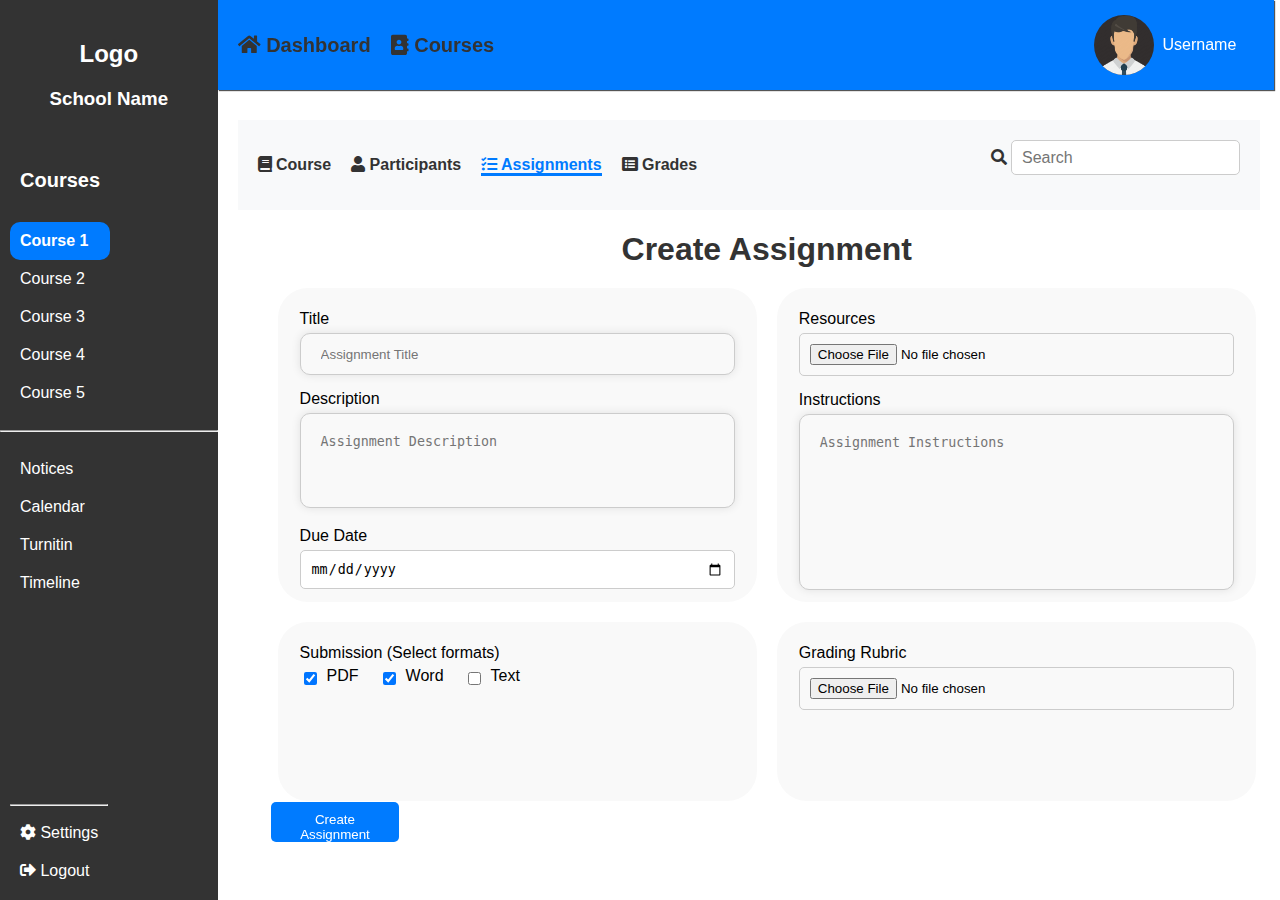
<file: Create Assignments/index.html>
<!DOCTYPE html>
<html lang="en">
<head>
    <meta charset="UTF-8">
    <meta name="viewport" content="width=device-width, initial-scale=1.0">
    <title>Assignments</title>
    <link rel="stylesheet" href="./styles.css">
    <link rel="stylesheet" href="https://cdnjs.cloudflare.com/ajax/libs/font-awesome/5.15.4/css/all.min.css">
</head>
<body>
    <div class="sidebar">
        <div>
            <div class="sidebar-header">
                <h2 class="Logo">Logo</h2>
                <!-- <img src="./img/—Pngtree—business logo design free logo_915991.png" alt="Logo" class="Logo"> -->
                <h3>School Name</h3>
            </div>
            <div class="side-hold">
                <ul class="courses">
                    <li class="course-header">Courses</li>
                    <li class="active"><a href="#">Course 1</a></li>
                    <li><a href="#">Course 2</a></li>
                    <li><a href="#">Course 3</a></li>
                    <li><a href="#">Course 4</a></li>
                    <li><a href="#">Course 5</a></li>
                </ul>
            </div>
            <hr>
            <div class="side-hold">
                <ul>
                    <li class="other-header">Notices</li>
                    <li class="other-header">Calendar</li>
                    <li class="other-header">Turnitin</li>
                    <li class="other-header">Timeline</li>
                </ul>
            </div>
        </div>
        <div class="side-hold" id="log">
            <ul>
                <hr>
                <li><a href="#"><i class="fas fa-cog"></i> Settings</a></li>
                <li><a href="#"><i class="fas fa-sign-out-alt"></i> Logout</a></li>
            </ul>
        </div>
    </div>
    <div class="content">
        <div class="topbar">
            <div class="top-left">
                <ul>
                    <li><a href="#"><i class="fas fa-home"></i> Dashboard</a></li>
                    <li><a href="#"><i class="fas fa-address-book"></i> Courses</a></li>
                </ul>
            </div>
            <div class="profile">
                <img src="./img/man_5-1024-3834204264.png" alt="Profile Picture" class="pfp">
                <p>Username</p>
            </div>
        </div>
        <div class="navigation">
            <div class="nav-left">
                <ul>
                    <li><a href="#"> <i class="fas fa-book"></i> Course</a></li>
                    <li><a href="#"> <i class="fas fa-user"></i> Participants</a></li>
                    <li><a href="#" class="active"><i class="fas fa-tasks"></i> Assignments</a></li>
                    <li><a href="#"><i class="fas fa-list-alt"></i> Grades</a></li>
                </ul>
            </div>
            <div>
                <ul>
                    <li><li><a href="#"><i class="fas fa-search"></i> <input type="text" placeholder="Search" class="search-box"></a></li></li>
                </ul>
            </div>
        </div>
        <div class="container">
            <!-- Through this interface, instructors can design and establish new assignments for their courses. Instructors can specify details such as assignment title, description, due date, and any accompanying resources or instructions. They can also define parameters for submission, such as file formats or word count limits. Additionally, instructors may set grading criteria or attach rubrics to ensure clarity and consistency in assessment. -->
            <div class="create-assignment">
                <h1>Create Assignment</h1>
                <div class="interface">
                    <div class="container1">
                        <label for="title">Title</label>
                        <input type="text" id="title" name="title" placeholder="Assignment Title" required>
                        <label for="description">Description</label>
                        <textarea id="description" name="description" placeholder="Assignment Description"
                            required></textarea>
                        <label for="due-date">Due Date</label>
                        <input type="date" id="due-date" name="due-date" required>
                    </div>
                    <div class="container3">
                        <label for="resources">Resources</label>
                        <input type="file" id="resources" name="resources" accept=".pdf,.doc,.docx,.txt">
                        <label for="instructions">Instructions</label>
                        <textarea id="instructions" name="instructions"
                        placeholder="Assignment Instructions"></textarea>
                    </div>
                    <div class="container2">
                        <label for="submission">Submission (Select formats)</label>
                        <div class="submission-checkboxes">
                            <input type="checkbox" id="pdf" name="pdf" value="pdf" checked>
                            <label for="pdf">PDF</label>
                            <input type="checkbox" id="doc" name="doc" value="doc" checked>
                            <label for="doc">Word</label>
                            <input type="checkbox" id="txt" name="txt" value="txt" unchecked>
                            <label for="txt">Text</label>
                        </div>
                    </div>
                    <div class="container4">
                        <label for="grading">Grading Rubric</label>
                        <input type="file" id="grading" name="grading" accept=".pdf,.doc,.docx,.txt">
                    </div>
                </div>
            </div>
            <div class="button-hold">
                <button type="submit">Create Assignment</button>
            </div>
        </div>
        <script src="./script.js"></script>
</body>
</html>
</file>
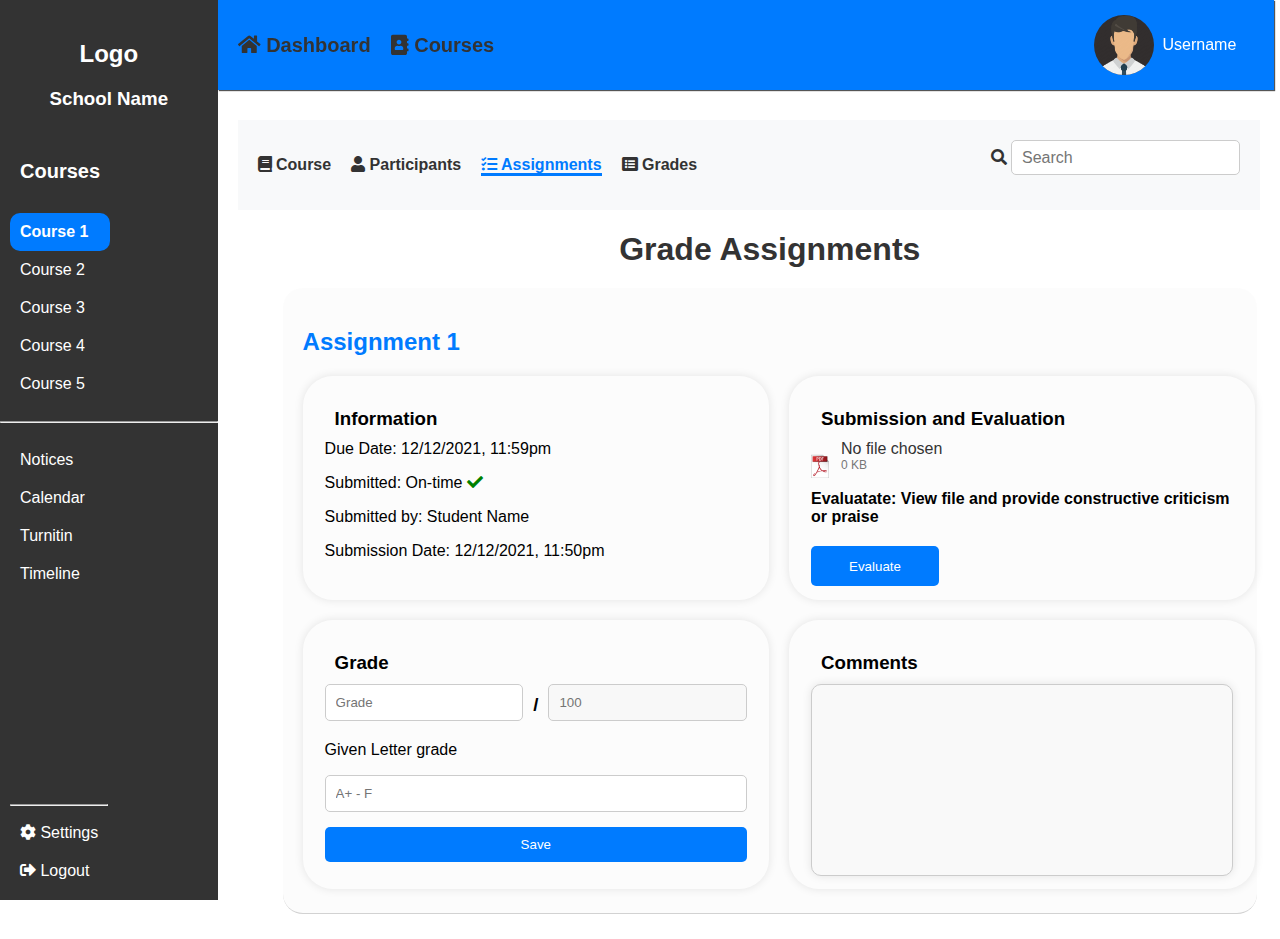
<file: Grade Assignments/index.html>
<!DOCTYPE html>
<html lang="en">

<head>
    <meta charset="UTF-8">
    <meta name="viewport" content="width=device-width, initial-scale=1.0">
    <title>Assignments</title>
    <link rel="stylesheet" href="./styles.css">
    <link rel="stylesheet" href="https://cdnjs.cloudflare.com/ajax/libs/font-awesome/5.15.4/css/all.min.css">
</head>

<body>
    <div class="sidebar">
        <div>
            <div class="sidebar-header">
                <h2 class="Logo">Logo</h2>
                <!-- <img src="./img/—Pngtree—business logo design free logo_915991.png" alt="Logo" class="Logo"> -->
                <h3>School Name</h3>
            </div>
            <div class="side-hold">
                <ul class="courses">
                    <li class="course-header">Courses</li>
                    <li class="active"><a href="#">Course 1</a></li>
                    <li><a href="#">Course 2</a></li>
                    <li><a href="#">Course 3</a></li>
                    <li><a href="#">Course 4</a></li>
                    <li><a href="#">Course 5</a></li>
                </ul>
            </div>
            <hr>
            <div class="side-hold">
                <ul>
                    <li class="other-header">Notices</li>
                    <li class="other-header">Calendar</li>
                    <li class="other-header">Turnitin</li>
                    <li class="other-header">Timeline</li>
                </ul>
            </div>
        </div>
        <div class="side-hold" id="log">
            <ul>
                <hr>
                <li><a href="#"><i class="fas fa-cog"></i> Settings</a></li>
                <li><a href="#"><i class="fas fa-sign-out-alt"></i> Logout</a></li>
            </ul>
        </div>
    </div>
    <div class="content">
        <div class="topbar">
            <div class="top-left">
                <ul>
                    <li><a href="#"><i class="fas fa-home"></i> Dashboard</a></li>
                    <li><a href="#"><i class="fas fa-address-book"></i> Courses</a></li>
                </ul>
            </div>
            <div class="profile">
                <img src="./img/man_5-1024-3834204264.png" alt="Profile Picture" class="pfp">
                <p>Username</p>
            </div>
        </div>
        <div class="navigation">
            <div class="nav-left">
                <ul>
                    <li><a href="#"> <i class="fas fa-book"></i> Course</a></li>
                    <li><a href="#"> <i class="fas fa-user"></i> Participants</a></li>
                    <li><a href="#" class="active"><i class="fas fa-tasks"></i> Assignments</a></li>
                    <li><a href="#"><i class="fas fa-list-alt"></i> Grades</a></li>
                </ul>
            </div>
            <div>
                <ul>
                    <li><a href="#"><i class="fas fa-search"></i> <input type="text" placeholder="Search"
                                class="search-box"></a></li>
                </ul>
            </div>
        </div>
        <div class="container">
            <!-- This interface empowers instructors to evaluate and assign grades to student submissions for completed assignments.
            Instructors can access submitted work, review it against predetermined criteria or rubrics, and provide feedback or
            comments directly within the interface. They have the flexibility to assign numerical or letter grades, as well as
            annotate specific areas of the submission to offer constructive criticism or praise. -->
            <div class="create-assignment">
                <h1>Grade Assignments</h1>
                <div class="assignment">
                    <h2>Assignment 1</h2>
                    <div class="submission-main">
                        <div class="info">
                            <h3>Information</h3>
                            <div class="assignment-header">
                                <p>Due Date: 12/12/2021, 11:59pm</p>
                                <p>Submitted: On-time <a href="#" id="check"><i class="fa fa-check"
                                            aria-hidden="true"></i></a></p>
                            </div>
                            <p>Submitted by: Student Name</p>
                            <p>Submission Date: 12/12/2021, 11:50pm</p>
                        </div>
                        <div class="submission-file">
                            <div class="file">
                                <h3>Submission and Evaluation</h3>
                                <div class="file-upload-container">
                                    <!-- <label for="file-input" class="file-upload-btn">Upload File</label> -->
                                    <!-- <input type="file" id="file-input" name="submission" accept=".pdf,.doc,.docx,.txt"> -->
                                    <div class="file-preview">
                                        <img src="./img/pdf-icon-png-2056.png" alt="File Icon">
                                        <div class="file-info">
                                            <span class="file-name">No file chosen</span>
                                            <span class="file-size">0 KB</span>
                                            <!-- <p>Upload date: 12/12/2021, 11:50pm</p> -->
                                            <br>
                                        </div>
                                    </div>
                                    <div>
                                        <!-- Evaluate -->
                                        <label for="evaluate">Evaluatate: View file and provide constructive criticism or
                                            praise</label>
                                        <div class="button-hold2">
                                            <button type="submit">Evaluate</button>
                                        </div>
                                    </div>
                                </div>
                            </div>
                        </div>
                        <div class="grade">
                            <h3>Grade</h3>
                            <div class="grade-input">
                                <!-- Grade -->
                                <!-- <label for="grade">Grade</label> -->
                                <input type="text" class="grade-input1" placeholder="Grade">
                                <h3> / </h3>
                                <!-- greyed out typable grade total -->
                                <input type="text" class="grade-input1" placeholder="100" disabled>
                            </div>
                            <!-- Provided letter -->
                            <p>Given Letter grade</p>
                            <div class="letter">
                                <input type="text" placeholder="A+ - F">
                            </div>
                            <button class="save">Save</button>
                        </div>
                        <div class="feedback">
                            <div>
                                <h3>Comments</h3>
                                <!-- <label for="comment">Comments</label> -->
                                <textarea name="comment" id="comment" cols="30" rows="10"></textarea>
                            </div>
                        </div>
                    </div>
                </div>
            </div>
        </div>
        <script src="./script.js"></script>
</body>

</html>
</file>
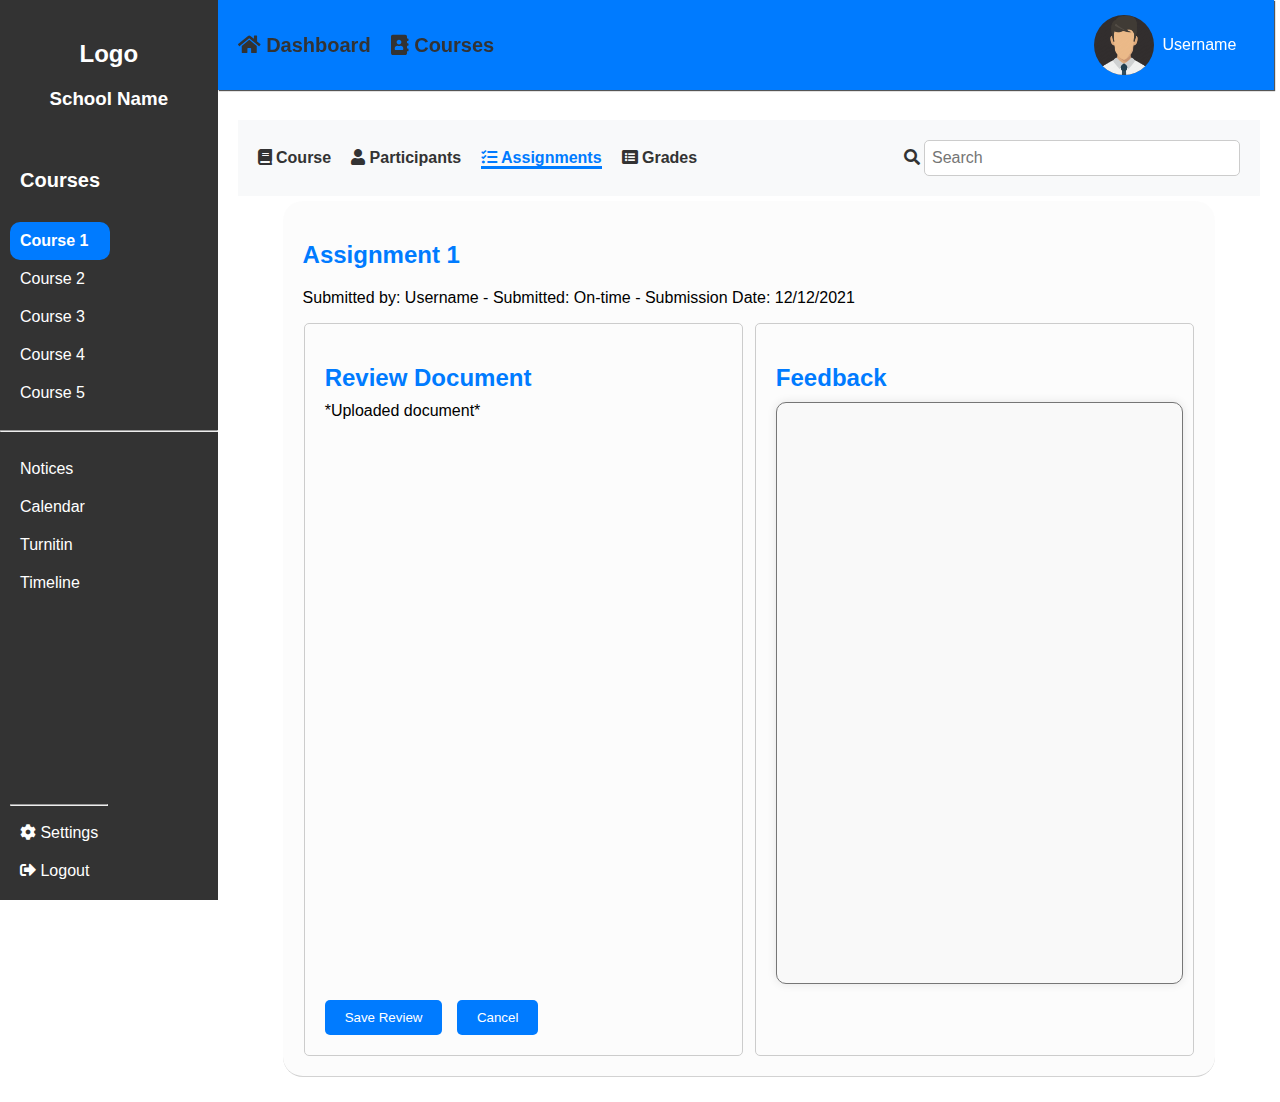
<file: Review Assignments/index.html>
<!DOCTYPE html>
<html lang="en">

<head>
    <meta charset="UTF-8">
    <meta name="viewport" content="width=device-width, initial-scale=1.0">
    <title>Assignments</title>
    <link rel="stylesheet" href="./styles.css">
    <link rel="stylesheet" href="https://cdnjs.cloudflare.com/ajax/libs/font-awesome/5.15.4/css/all.min.css">
</head>

<body>
    <div class="sidebar">
        <div>
            <div class="sidebar-header">
                <h2 class="Logo">Logo</h2>
                <!-- <img src="./img/—Pngtree—business logo design free logo_915991.png" alt="Logo" class="Logo"> -->
                <h3>School Name</h3>
            </div>
            <div class="side-hold">
                <ul class="courses">
                    <li class="course-header">Courses</li>
                    <li class="active"><a href="#">Course 1</a></li>
                    <li><a href="#">Course 2</a></li>
                    <li><a href="#">Course 3</a></li>
                    <li><a href="#">Course 4</a></li>
                    <li><a href="#">Course 5</a></li>
                </ul>
            </div>
            <hr>
            <div class="side-hold">
                <ul>
                    <li class="other-header">Notices</li>
                    <li class="other-header">Calendar</li>
                    <li class="other-header">Turnitin</li>
                    <li class="other-header">Timeline</li>
                </ul>
            </div>
        </div>
        <div class="side-hold" id="log">
            <ul>
                <hr>
                <li><a href="#"><i class="fas fa-cog"></i> Settings</a></li>
                <li><a href="#"><i class="fas fa-sign-out-alt"></i> Logout</a></li>
            </ul>
        </div>
    </div>
    <div class="content">
        <div class="topbar">
            <div class="top-left">
                <ul>
                    <li><a href="#"><i class="fas fa-home"></i> Dashboard</a></li>
                    <li><a href="#"><i class="fas fa-address-book"></i> Courses</a></li>
                </ul>
            </div>
            <div class="profile">
                <img src="./img/man_5-1024-3834204264.png" alt="Profile Picture" class="pfp">
                <p>Username</p>
            </div>
        </div>
        <div class="navigation">
            <div class="nav-left">
                <ul>
                    <li><a href="#"> <i class="fas fa-book"></i> Course</a></li>
                    <li><a href="#"> <i class="fas fa-user"></i> Participants</a></li>
                    <li><a href="#" class="active"><i class="fas fa-tasks"></i> Assignments</a></li>
                    <li><a href="#"><i class="fas fa-list-alt"></i> Grades</a></li>
                </ul>
            </div>
            <div>
                <ul>
                    <li><a href="#"><i class="fas fa-search"></i> <input type="text" placeholder="Search"
                                class="search-box"></a></li>
                </ul>
            </div>
        </div>
        <!-- Through this interface, instructors can offer detailed feedback and commentary to students regarding their performance on assignments. Instructors can provide personalized feedback, highlighting strengths and areas for improvement in the student's work. They can offer suggestions for further development or clarification, ensuring students gain valuable insights to enhance their learning experience. -->
        <div class="container">

            <div class="assignment">
                <div class="assignment-header">
                    <h2>Assignment 1</h2>
                    <p>Submitted by: Username - Submitted: On-time - Submission Date: 12/12/2021</p>
                </div>
                <div class="review-body">
                    <div class="review-section">
                        <h2>Review Document</h2>
                        <p>*Uploaded document*</p>
                        <iframe src="" frameborder="0"></iframe>
                        <div class="review-actions">
                            <button onclick="saveReview()">Save Review</button>
                            <button onclick="cancelReview()">Cancel</button>
                        </div>
                    </div>
                    <div class="review-section">
                    <div>
                        <h2>Feedback</h2>
                        <textarea name="feedback" id="feedback" cols="30" rows="10"></textarea>
                    </div>    
                    </div>
                </div>
            </div>
            <script src="./script.js"></script>
</body>

</html>
</file>
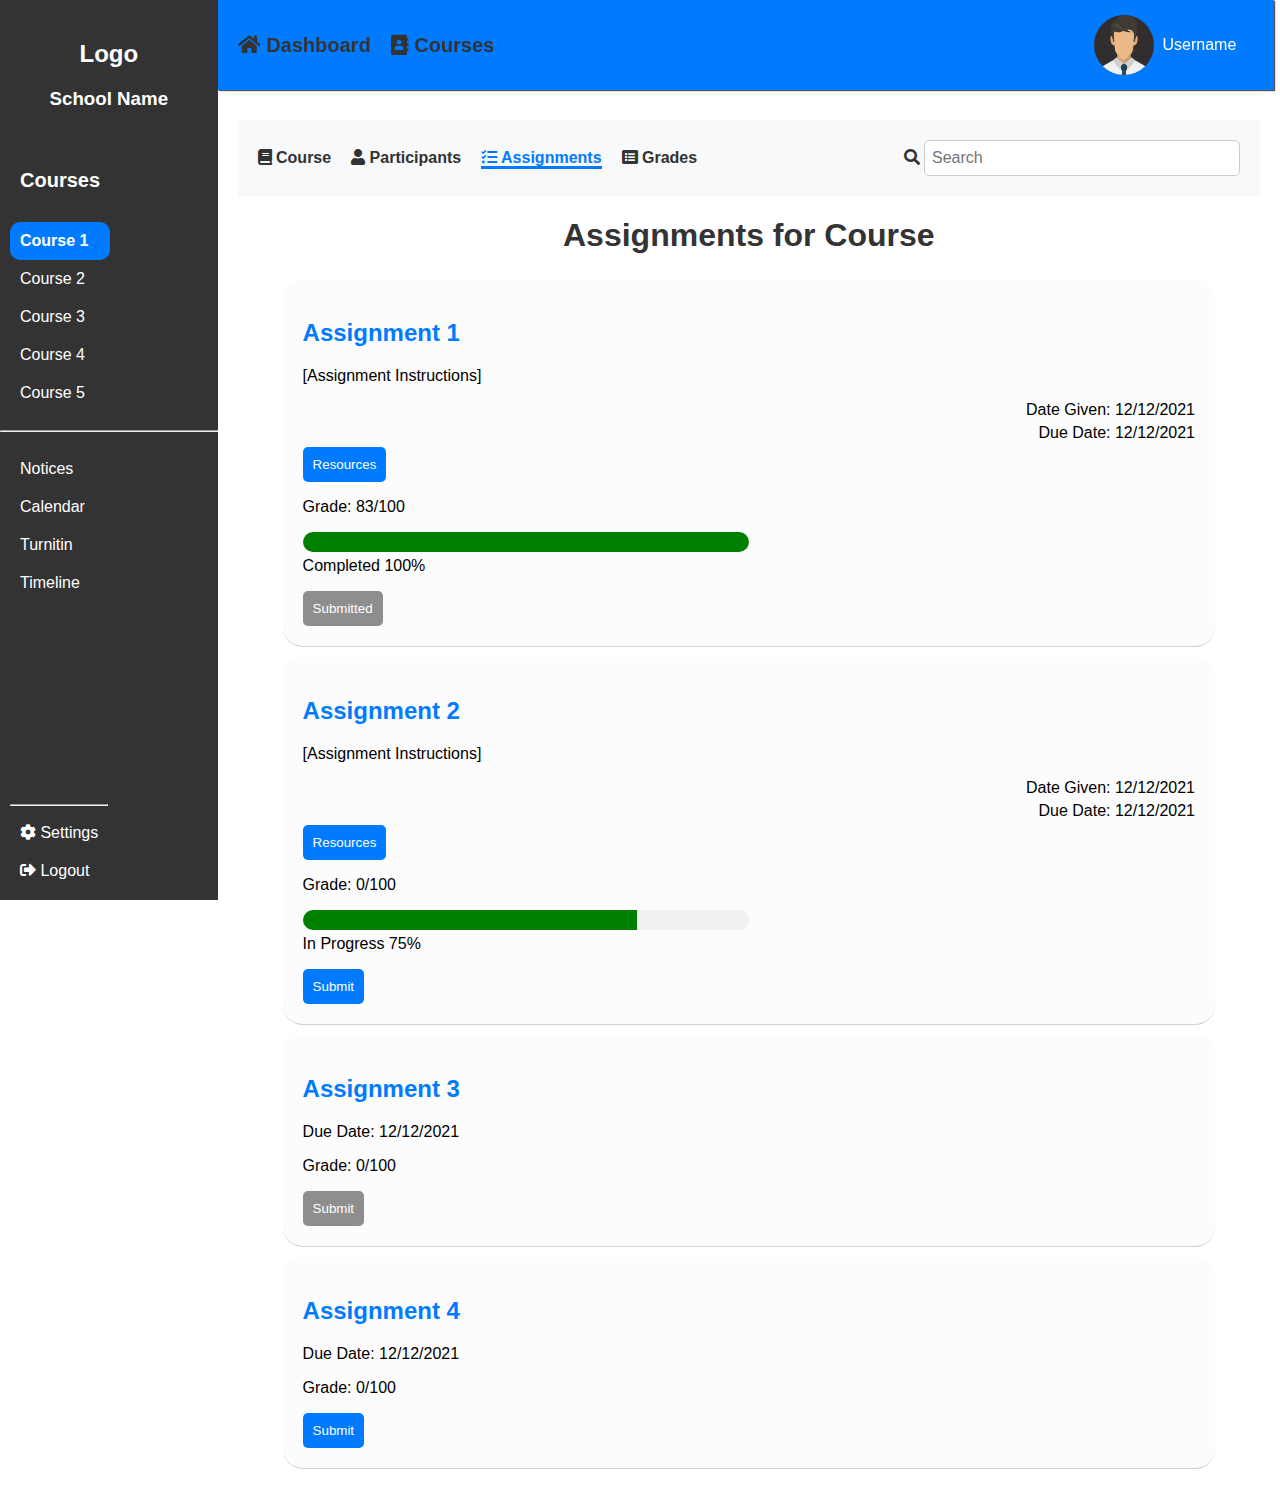
<file: View Assignments/index.html>
<!DOCTYPE html>
<html lang="en">

<head>
    <meta charset="UTF-8">
    <meta name="viewport" content="width=device-width, initial-scale=1.0">
    <title>Assignments</title>
    <link rel="stylesheet" href="./styles.css">
    <link rel="stylesheet" href="https://cdnjs.cloudflare.com/ajax/libs/font-awesome/5.15.4/css/all.min.css">
</head>

<body>
    <div class="sidebar">
        <div>
            <div class="sidebar-header">
                <h2 class="Logo">Logo</h2>
                <!-- <img src="./img/—Pngtree—business logo design free logo_915991.png" alt="Logo" class="Logo"> -->
                <h3>School Name</h3>
            </div>
            <div class="side-hold">
                <ul class="courses">
                    <li class="course-header">Courses</li>
                    <li class="active"><a href="#">Course 1</a></li>
                    <li><a href="#">Course 2</a></li>
                    <li><a href="#">Course 3</a></li>
                    <li><a href="#">Course 4</a></li>
                    <li><a href="#">Course 5</a></li>
                </ul>
            </div>
            <hr>
            <div class="side-hold">
                <ul>
                    <li class="other-header">Notices</li>
                    <li class="other-header">Calendar</li>
                    <li class="other-header">Turnitin</li>
                    <li class="other-header">Timeline</li>
                </ul>
            </div>
        </div>
        <div class="side-hold" id="log">
            <ul>
                <hr>
                <li><a href="#"><i class="fas fa-cog"></i> Settings</a></li>
                <li><a href="#"><i class="fas fa-sign-out-alt"></i> Logout</a></li>
            </ul>
        </div>
    </div>
    <div class="content">
        <div class="topbar">
            <div class="top-left">
                <ul>
                    <li><a href="#"><i class="fas fa-home"></i> Dashboard</a></li>
                    <li><a href="#"><i class="fas fa-address-book"></i> Courses</a></li>
                </ul>
            </div>
            <div class="profile">
                <img src="./img/man_5-1024-3834204264.png" alt="Profile Picture" class="pfp">
                <p>Username</p>
            </div>
        </div>
        <div class="navigation">
            <div class="nav-left">
                <ul>
                    <li><a href="#"> <i class="fas fa-book"></i> Course</a></li>
                    <li><a href="#"> <i class="fas fa-user"></i> Participants</a></li>
                    <li><a href="#" class="active"><i class="fas fa-tasks"></i> Assignments</a></li>
                    <li><a href="#"><i class="fas fa-list-alt"></i> Grades</a></li>
                </ul>
            </div>
            <div>
                <ul>
                    <li><a href="#"><i class="fas fa-search"></i> <input type="text" placeholder="Search"
                                class="search-box"></a></li>
                </ul>
            </div>
        </div>
        <div class="container">
            <div class="assignments">
                <h1>Assignments for Course</h1>
                <div class="assignment">
                    <h2>Assignment 1</h2>
                    <p>[Assignment Instructions]</p>
                    <p class="t-right">Date Given: 12/12/2021</p>
                    <p class="t-right">Due Date: 12/12/2021</p>
                    <p><button>Resources</button></p>
                    <p>Grade: 83/100</p>
                    <div class="progress-bar">
                        <div class="progress" id="progress1"></div>
                    </div>
                    <p>Completed 100%</p>
                    <button class="disabled">Submitted</button>
                </div>
                <div class="assignment">
                    <h2>Assignment 2</h2>
                    <p>[Assignment Instructions]
                    </p>
                    <p class="t-right">Date Given: 12/12/2021</p>
                    <p class="t-right">Due Date: 12/12/2021</p>
                    <p><button>Resources</button></p>
                    <p>Grade: 0/100</p>
                    <div class="progress-bar">
                        <div class="progress" id="progress2"></div>
                    </div>
                    <p>In Progress 75%</p>
                    <button>Submit</button>
                </div>
                <div class="assignment">
                    <h2>Assignment 3</h2>
                    <p>Due Date: 12/12/2021</p>
                    <p>Grade: 0/100</p>
                    <button class="disabled">Submit</button>
                </div>
                <div class="assignment">
                    <h2>Assignment 4</h2>
                    <p>Due Date: 12/12/2021</p>
                    <p>Grade: 0/100</p>
                    <button>Submit</button>
                </div>
            </div>
        </div>
        <script src="./script.js"></script>
</body>

</html>
</file>
<file: Create Assignments/styles.css>
body {
    font-family: Arial, sans-serif;
    margin: 0;
    padding: 0;
    z-index: -1000;
}
.sidebar {
    position: fixed;
    left: 0;
    top: 0;
    width: 17vw;
    height: 100%;
    background-color: #333;
    color: #fff;
    overflow-y: auto;
    z-index: 1000;
    display: block;
}
.sidebar-header {
    padding: 20px;
    text-align: center;
}
.sidebar-header img {
    width: 80px;
    margin-bottom: 10px;
}
.sidebar ul {
    list-style-type: none;
    padding: 0;
    margin: 0;
}
.sidebar ul li {
    padding: 10px;
}
.sidebar ul li a {
    color: #fff;
    text-decoration: none;
    display: block;
}
.sidebar ul li hr {
    margin: 10px 0;
    border: 0;
    border-top: 1px solid #555;
}
.sidebar ul.courses li.active {
    font-weight: bold;
    background-color: #007bff;
    border-radius: 10px;
}
.content {
    margin-left: 17vw;
}
.topbar {
    z-index: 100;
    position: fixed;
    top: 0;
    left: 0;
    right: 0;
    background-color: #007bff;
    color: #fff;
    padding: 10px;
    display: flex;
    justify-content: space-between;
    align-items: center;
    width: 81vw;
    margin-left: 17vw;
    box-shadow: 1px 1px 1px #555;
}
.topbar .profile {
    padding: 5px 20px;
    display: flex;
    justify-content: space-between;
    width: 150px;
}
/* .topbar .profile img {
    width: 40px;
    border-radius: 50%;
} */
.navigation {
    background-color: #f8f9fa;
    display: flex;
    padding: 20px;
    margin: 20px;
    margin-top: 120px;
    justify-content: space-between;
    width: inherit;
    margin-bottom: 0px;
}
.navigation ul {
    list-style-type: none;
    padding: 0;
    margin: 0;
    display: flex;
    justify-content: space-between;
}
.navigation ul li {
    margin-right: 20px;
}
.navigation ul li:last-child {
    margin-right: 0;
    /* Remove margin from the last item */
}
.navigation ul li a {
    text-decoration: none;
    color: #333;
    font-weight: bold;
}
.navigation ul li a.active,
.navigation ul li a.selected {
    text-decoration: underline;
    color: #007bff;
    border-bottom: 3px solid #007bff;
}
.navigation ul li a.active {
    text-decoration: none;
}
.container {
    height: 80%;
    width: inherit;
    overflow-y: fixed;
    margin: 0px 40px 0px 40px;
    padding: 20px;
    background-color: #ffffff;
    border-radius: 10px;
    display: flex;
    align-items: center;
    padding-top: 0px;
}
h1 {
    color: #333;
    text-align: center;
    margin-bottom: 20px;
}
.assignments {
    display: flex;
    flex-direction: column;
    width: 100%;
}
.assignment {
    border-bottom: 1px solid #d2d2d2;
    padding: 20px;
    margin: 5px;
    background-color: rgba(222, 222, 222, 0.088);
    border-radius: 20px;
}
.assignment h2 {
    color: #007bff;
}
.assignment p {
    color: #000000;
    margin-top: 5px;
}
.assignment .due-date {
    color: #333;
    font-weight: bold;
}
.assignment .status {
    float: right;
    color: #28a745;
}
.assignment button {
    background-color: #007bff;
    color: #fff;
    padding: 10px 10px;
    border: none;
    border-radius: 5px;
    cursor: pointer;
}
.assignment button.disabled {
    background-color: #8e8e8e;
}
.search-box {
    width: 300px;
    height: 20px;
    font-size: 16px;
    padding: 7px;
    border: 1px solid #ccc;
    border-radius: 5px;
}
.nav-left {
    display: flex;
    justify-content: space-between;
    align-items: center;
}
.top-left {
    display: flex;
    align-items: center;
}
.top-left ul li a {
    text-decoration: none;
    color: #333;
    font-weight: bold;
    padding: 10px;
    font-size: 20px;
}
.top-left ul {
    list-style-type: none;
    padding: 0;
    margin: 0;
    display: flex;
    justify-content: space-between;
}
img.Logo {
    width: 120px;
    height: auto;
    margin-bottom: -20px;
}
.side-hold {
    display: flex;
    justify-content: space-between;
    align-items: center;
    padding: 10px;
}
#log {
    padding: 10px;
    position: absolute;
    bottom: 0;
}
.course-header {
    font-size: 20px;
    font-weight: bold;
    margin-bottom: 20px;
}
.profile .pfp {
    width: 60px;
    height: 60px;
    border-radius: 50%;
    margin-right: 0px;
    padding: 0px;
    background-color: #322e2e;
}
.profile p {
    margin-right: 10px;
    text-align: center;
    margin: auto;
}
.t-right {
    justify-content: space-between;
    text-align: right;
    margin: 0px;
}
#check {
    color: #008000;
}
.progress-bar {
    width: 50%;
    height: 20px;
    background-color: #f0f0f0;
    border-radius: 10px;
    overflow: hidden;
}
.progress {
    height: 100%;
    background-color: #008000;
    width: 0%;
    transition: width 0.3s ease;
}
/* ====================================================================== */
form {
    width: 72vw;
    padding: 20px;
    background-color: #f9f9f9;
    border-radius: 10px;
    box-shadow: 0 0 10px rgba(0, 0, 0, 0.1);
}
label {
    display: block;
    margin-bottom: 5px;
}
input[type="text"],
textarea,
input[type="date"],
input[type="file"] {
    width: inherit;
    padding: 10px;
    margin-bottom: 15px;
    border: 1px solid #ccc;
    border-radius: 5px;
    box-sizing: border-box;
}
textarea {
    height: 100px;
}
button[type="submit"] {
    display: block;
    width: 10vw;
    height: 40px;
    padding: 10px;
    background-color: #007bff;
    color: #fff;
    border: none;
    border-radius: 5px;
    cursor: pointer;
    padding: 10px;
    z-index: 1000;
}
button[type="submit"]:hover {
    background-color: #0056b3;
}
.submission-checkboxes {
    display: flex;
    align-items: center;
}
.submission-checkboxes input[type="checkbox"] {
    margin-right: 10px;
}
.submission-checkboxes label {
    margin-right: 20px;
}
/* ====================================================================== */
.interface {
    display: grid;
    grid-template-columns: repeat(2, 1fr);
    grid-gap: 20px;
    width: auto;
    height: 52vh;
}
.container1 {
    background-color: #000000;
    height: 30vh;
}
.container2 {
    background-color: #0056b3;
    height: 15vh;
}
.container3 {
    background-color: #008000;
    height: 30vh;
}
.container4 {
    background-color: #ff00ff;
    height: 15vh;
}
.container1,
.container2,
.container3,
.container4 {
    width: 34vw;
    border-radius: 30px;
    padding: 22px;
    /* margin: 10px; */
    background-color: #f9f9f9;
    /* height: 30vh; */
}
.button-hold {
    /* background-color: #ff00ff; */
    z-index: 100;
    position: fixed;
    /* top: 0; */
    left: 0;
    right: 0;
    bottom: 0;
    /* background-color: #007bff; */
    color: #fff;
    padding: 10px;
    padding-left: 15px;
    display: flex;
    justify-content: space-between;
    align-items: center;
    width: 200px;
    margin-left: 20vw;
    margin-bottom: 48px;
    /* box-shadow: 1px 1px 1px #555; */
}
#instructions {
    width: 100%;
    height: 65%;
    padding: 20px;
    background-color: #f9f9f9;
    border-radius: 10px;
    box-shadow: 0 0 10px rgba(0, 0, 0, 0.1);
    resize: none;
}
#description {
    width: 100%;
    height: 35%;
    padding: 20px;
    background-color: #f9f9f9;
    border-radius: 10px;
    box-shadow: 0 0 10px rgba(0, 0, 0, 0.1);
    resize: none;
}
#title {
    width: 100%;
    height: 10%;
    padding: 20px;
    background-color: #f9f9f9;
    border-radius: 10px;
    box-shadow: 0 0 10px rgba(0, 0, 0, 0.1);
    resize: none;
}
.search-box {
    width: 300px;
    height: 35px;
    font-size: 16px;
    padding: 7px;
    border: 1px solid #ccc;
    border-radius: 5px;
}
</file>
<file: Grade Assignments/styles.css>
body {
    font-family: Arial, sans-serif;
    margin: 0;
    padding: 0;
    z-index: -1000;
}
.sidebar {
    position: fixed;
    left: 0;
    top: 0;
    width: 17vw;
    height: 100%;
    background-color: #333;
    color: #fff;
    overflow-y: auto;
    z-index: 1000;
    display: block;
}
.sidebar-header {
    padding: 20px;
    text-align: center;
}
.sidebar-header img {
    width: 80px;
    margin-bottom: 10px;
}
.sidebar ul {
    list-style-type: none;
    padding: 0;
    margin: 0;
}
.sidebar ul li {
    padding: 10px;
}
.sidebar ul li a {
    color: #fff;
    text-decoration: none;
    display: block;
}
.sidebar ul li hr {
    margin: 10px 0;
    border: 0;
    border-top: 1px solid #555;
}
.sidebar ul.courses li.active {
    font-weight: bold;
    background-color: #007bff;
    border-radius: 10px;
}
.content {
    margin-left: 17vw;
}
.topbar {
    z-index: 100;
    position: fixed;
    top: 0;
    left: 0;
    right: 0;
    background-color: #007bff;
    color: #fff;
    padding: 10px;
    display: flex;
    justify-content: space-between;
    align-items: center;
    width: 81vw;
    margin-left: 17vw;
    box-shadow: 1px 1px 1px #555;
}
.topbar .profile {
    padding: 5px 20px;
    display: flex;
    justify-content: space-between;
    width: 150px;
}
/* .topbar .profile img {
    width: 40px;
    border-radius: 50%;
} */
.navigation {
    background-color: #f8f9fa;
    display: flex;
    padding: 20px;
    margin: 20px;
    margin-top: 120px;
    justify-content: space-between;
    width: inherit;
    margin-bottom: 0px;
}
.navigation ul {
    list-style-type: none;
    padding: 0;
    margin: 0;
    display: flex;
    justify-content: space-between;
}
.navigation ul li {
    margin-right: 20px;
}
.navigation ul li:last-child {
    margin-right: 0;
    /* Remove margin from the last item */
}
.navigation ul li a {
    text-decoration: none;
    color: #333;
    font-weight: bold;
}
.navigation ul li a.active,
.navigation ul li a.selected {
    text-decoration: underline;
    color: #007bff;
    border-bottom: 3px solid #007bff;
}
.navigation ul li a.active {
    text-decoration: none;
}
.container {
    height: 80%;
    width: inherit;
    overflow-y: fixed;
    margin: 0px 40px 0px 40px;
    padding: 20px;
    background-color: #ffffff;
    border-radius: 10px;
    display: flex;
    align-items: center;
    padding-top: 0px;
}
h1 {
    color: #333;
    text-align: center;
    margin-bottom: 20px;
}
.assignments {
    display: flex;
    flex-direction: column;
    width: 100%;
}
.assignment {
    border-bottom: 1px solid #d2d2d2;
    padding: 20px;
    margin: 5px;
    background-color: rgba(222, 222, 222, 0.088);
    border-radius: 20px;
}
.assignment h2 {
    color: #007bff;
}
.assignment p {
    color: #000000;
    margin-top: 5px;
}
.assignment .due-date {
    color: #333;
    font-weight: bold;
}
.assignment .status {
    float: right;
    color: #28a745;
}
.assignment button {
    background-color: #007bff;
    color: #fff;
    padding: 10px 10px;
    border: none;
    border-radius: 5px;
    cursor: pointer;
}
.assignment button.disabled {
    background-color: #8e8e8e;
}
.search-box {
    width: 300px;
    height: 20px;
    font-size: 16px;
    padding: 7px;
    border: 1px solid #ccc;
    border-radius: 5px;
}
.nav-left {
    display: flex;
    justify-content: space-between;
    align-items: center;
}
.top-left {
    display: flex;
    align-items: center;
}
.top-left ul li a {
    text-decoration: none;
    color: #333;
    font-weight: bold;
    padding: 10px;
    font-size: 20px;
}
.top-left ul {
    list-style-type: none;
    padding: 0;
    margin: 0;
    display: flex;
    justify-content: space-between;
}
img.Logo {
    width: 120px;
    height: auto;
    margin-bottom: -20px;
}
.side-hold {
    display: flex;
    justify-content: space-between;
    align-items: center;
    padding: 10px;
}
#log {
    padding: 10px;
    position: absolute;
    bottom: 0;
}
.course-header {
    font-size: 20px;
    font-weight: bold;
    margin-bottom: 20px;
}
.profile .pfp {
    width: 60px;
    height: 60px;
    border-radius: 50%;
    margin-right: 0px;
    padding: 0px;
    background-color: #322e2e;
}
.profile p {
    margin-right: 10px;
    text-align: center;
    margin: auto;
}
.t-right {
    justify-content: space-between;
    text-align: right;
    margin: 0px;
}
#check {
    color: #008000;
}
.progress-bar {
    width: 50%;
    height: 20px;
    background-color: #f0f0f0;
    border-radius: 10px;
    overflow: hidden;
}
.progress {
    height: 100%;
    background-color: #008000;
    width: 0%;
    transition: width 0.3s ease;
}
/* ====================================================================== */
form {
    width: 72vw;
    padding: 20px;
    background-color: #f9f9f9;
    border-radius: 10px;
    box-shadow: 0 0 10px rgba(0, 0, 0, 0.1);
}
label {
    display: block;
    margin-bottom: 5px;
}
input[type="text"],
textarea,
input[type="date"],
input[type="file"] {
    width: inherit;
    padding: 10px;
    margin-bottom: 15px;
    border: 1px solid #ccc;
    border-radius: 5px;
    box-sizing: border-box;
}
textarea {
    height: 100px;
}
button[type="submit"]:hover {
    background-color: #0056b3;
}
.submission-checkboxes {
    display: flex;
    align-items: center;
}
.submission-checkboxes input[type="checkbox"] {
    margin-right: 10px;
}
.submission-checkboxes label {
    margin-right: 20px;
}
/* ====================================================================== */
.submission-main {
    display: grid;
    grid-template-columns: repeat(2, 1fr);
    grid-gap: 20px;
    width: inherit;
    /* height: 52vh; */
}
.grade {
    background-color: #000000;
    height: 25vh;
}
.submission-file {
    background-color: #0056b3;
    height: 20vh;
}
.feedback {
    background-color: #008000;
    height: 25vh;
}
.info {
    background-color: #ff00ff;
    height: 20vh;
}
.grade,
.submission-file,
.feedback,
.info {
    width: 33vw;
    border-radius: 30px;
    padding: 22px;
    /* margin: 10px; */
    background-color: #d2d2d200;
    /* height: 30vh; */
    box-shadow: 0 0 10px rgba(0, 0, 0, 0.1);
}
.button-hold {
    /* background-color: #ff00ff; */
    z-index: 100;
    position: fixed;
    /* top: 0; */
    left: 0;
    right: 0;
    bottom: 0;
    /* background-color: #007bff; */
    color: #fff;
    padding: 10px;
    padding-left: 15px;
    display: flex;
    justify-content: space-between;
    align-items: center;
    width: 200px;
    margin-left: 20vw;
    margin-bottom: 48px;
    /* box-shadow: 1px 1px 1px #555; */
}
#instructions {
    width: 100%;
    height: 65%;
    padding: 20px;
    background-color: #f9f9f9;
    border-radius: 10px;
    box-shadow: 0 0 10px rgba(0, 0, 0, 0.1);
    resize: none;
}
#comment {
    width: 100%;
    height: inherit;
    padding: 20px;
    background-color: #f9f9f9;
    border-radius: 10px;
    box-shadow: 0 0 10px rgba(0, 0, 0, 0.1);
    resize: none;
}
#title {
    width: 100%;
    height: 10%;
    padding: 20px;
    background-color: #f9f9f9;
    border-radius: 10px;
    box-shadow: 0 0 10px rgba(0, 0, 0, 0.1);
    resize: none;
}
/* ============================================================================== */
.file-upload-container {
    position: relative;
}
.file-upload-btn {
    display: inline-block;
    padding: 10px 20px;
    background-color: #007bff;
    color: #fff;
    border: none;
    border-radius: 5px;
    cursor: pointer;
}
.file-preview {
    display: flex;
    align-items: center;
    margin-top: 10px;
}
.file-preview img {
    width: 20px;
    /* Adjust the size of the file icon */
    height: auto;
    margin-right: 10px;
}
.file-info {
    display: flex;
    flex-direction: column;
}
.file-name {
    color: #333;
}
.file-size {
    color: #777;
    font-size: 12px;
}
.upload-date {
    margin-top: 5px;
    padding: 5px;
    border: 1px solid #ccc;
    border-radius: 5px;
}
.assignment {
    display: flex;
    flex-direction: column;
    width: 73vw;
    height: 65vh;
}
button[type="submit"] {
    display: block;
    width: 10vw;
    height: 40px;
    padding: 10px;
    background-color: #007bff;
    color: #fff;
    border: none;
    border-radius: 5px;
    cursor: pointer;
    padding: 10px;
    z-index: 1000;
}
.button-hold2 {
    /* background-color: #ff00ff; */
    z-index: 100;
    /* position: fixed; */
    /* top: 0; */
    /* left: 0;
    right: 0;
    bottom: 0; */
    /* background-color: #007bff; */
    color: #fff;
    padding: 15px;
    padding-left: 0px;
    display: flex;
    /* justify-content: space-between; */
    /* align-items: left; */
    width: 200px;
    /* margin-left: 20vw; */
    /* margin-bottom: 48px; */
    /* box-shadow: 1px 1px 1px #555; */
}
#check {
    color: #008000;
}
h3 {
    margin: 10px;
}
label {
    font-weight: bold;
}
.save {
    background-color: #007bff;
    color: #fff;
    padding: 10px 10px;
    border: none;
    border-radius: 5px;
    cursor: pointer;
    width: 100%;
}
.grade-input {
    display: flex;
    width: 100%;
}
.letter {
    width: 100%;
}
.search-box {
    width: 300px;
    height: 35px;
    font-size: 16px;
    padding: 7px;
    border: 1px solid #ccc;
    border-radius: 5px;
}
</file>
<file: Review Assignments/styles.css>
body {
    font-family: Arial, sans-serif;
    margin: 0;
    padding: 0;
    z-index: -1000;
}
.sidebar {
    position: fixed;
    left: 0;
    top: 0;
    width: 17vw;
    height: 100%;
    background-color: #333;
    color: #fff;
    overflow-y: auto;
    z-index: 1000;
    display: block;
}
.sidebar-header {
    padding: 20px;
    text-align: center;
}
.sidebar-header img {
    width: 80px;
    margin-bottom: 10px;
}
.sidebar ul {
    list-style-type: none;
    padding: 0;
    margin: 0;
}
.sidebar ul li {
    padding: 10px;
}
.sidebar ul li a {
    color: #fff;
    text-decoration: none;
    display: block;
}
.sidebar ul li hr {
    margin: 10px 0;
    border: 0;
    border-top: 1px solid #555;
}
.sidebar ul.courses li.active {
    font-weight: bold;
    background-color: #007bff;
    border-radius: 10px;
}
.content {
    margin-left: 17vw;
}
.topbar {
    z-index: 100;
    position: fixed;
    top: 0;
    left: 0;
    right: 0;
    background-color: #007bff;
    color: #fff;
    padding: 10px;
    display: flex;
    justify-content: space-between;
    align-items: center;
    width: 81vw;
    margin-left: 17vw;
    box-shadow: 1px 1px 1px #555;
}
.topbar .profile {
    padding: 5px 20px;
    display: flex;
    justify-content: space-between;
    width: 150px;
}
/* .topbar .profile img {
    width: 40px;
    border-radius: 50%;
} */
.navigation {
    background-color: #f8f9fa;
    display: flex;
    padding: 20px;
    margin: 20px;
    margin-top: 120px;
    justify-content: space-between;
    width: inherit;
    margin-bottom: 0px;
}
.navigation ul {
    list-style-type: none;
    padding: 0;
    margin: 0;
    display: flex;
    justify-content: space-between;
}
.navigation ul li {
    margin-right: 20px;
}
.navigation ul li:last-child {
    margin-right: 0;
    /* Remove margin from the last item */
}
.navigation ul li a {
    text-decoration: none;
    color: #333;
    font-weight: bold;
}
.navigation ul li a.active,
.navigation ul li a.selected {
    text-decoration: underline;
    color: #007bff;
    border-bottom: 3px solid #007bff;
}
.navigation ul li a.active {
    text-decoration: none;
}
.container {
    height: 80%;
    width: inherit;
    overflow-y: auto;
    margin: 0px 40px 0px 40px;
    padding: 20px;
    background-color: #ffffff;
    border-radius: 10px;
    display: flex;
    justify-content: space-between;
    align-items: center;
    padding-top: 0px;
}
h1 {
    color: #333;
    text-align: center;
    margin-bottom: 20px;
}
.assignments {
    display: flex;
    flex-direction: column;
    width: 100%;
}
.assignment {
    border-bottom: 1px solid #d2d2d2;
    padding: 20px;
    margin: 5px;
    background-color: rgba(222, 222, 222, 0.088);
    border-radius: 20px;
    width: 100%;
}
.assignment h2 {
    color: #007bff;
}
.assignment p {
    color: #000000;
    margin-top: 5px;
}
.assignment .due-date {
    color: #333;
    font-weight: bold;
}
.assignment .status {
    float: right;
    color: #28a745;
}
.assignment button {
    background-color: #007bff;
    color: #fff;
    padding: 10px 10px;
    border: none;
    border-radius: 5px;
    cursor: pointer;
}
.assignment button.disabled {
    background-color: #8e8e8e;
}
.search-box {
    width: 300px;
    height: 20px;
    font-size: 16px;
    padding: 7px;
    border: 1px solid #ccc;
    border-radius: 5px;
}
.nav-left {
    display: flex;
    justify-content: space-between;
    align-items: center;
}
.top-left {
    display: flex;
    align-items: center;
}
.top-left ul li a {
    text-decoration: none;
    color: #333;
    font-weight: bold;
    padding: 10px;
    font-size: 20px;
}
.top-left ul {
    list-style-type: none;
    padding: 0;
    margin: 0;
    display: flex;
    justify-content: space-between;
}
img.Logo {
    width: 120px;
    height: auto;
    margin-bottom: -20px;
}
.side-hold {
    display: flex;
    justify-content: space-between;
    align-items: center;
    padding: 10px;
}
#log {
    padding: 10px;
    position: absolute;
    bottom: 0;
}
.course-header {
    font-size: 20px;
    font-weight: bold;
    margin-bottom: 20px;
}
.profile .pfp {
    width: 60px;
    height: 60px;
    border-radius: 50%;
    margin-right: 0px;
    padding: 0px;
    background-color: #322e2e;
}
.profile p {
    margin-right: 10px;
    text-align: center;
    margin: auto;
}
.t-right {
    justify-content: space-between;
    text-align: right;
    margin: 0px;
}
#check {
    color: #008000;
}
.progress-bar {
    width: 50%;
    height: 20px;
    background-color: #f0f0f0;
    border-radius: 10px;
    overflow: hidden;
}
.progress {
    height: 100%;
    background-color: #008000;
    width: 0%;
    transition: width 0.3s ease;
}
/* ============================================================================= */
.review-section {
    width: 90%;
    margin: 0 auto;
    padding: 20px;
    border: 1px solid #ccc;
    border-radius: 5px;
}
.review-section h2 {
    margin-bottom: 10px;
}
iframe {
    width: inherit;
    height: 60vh;
    border: none;
}
.review-actions {
    margin-top: 20px;
}
.review-actions button {
    padding: 10px 20px;
    margin-right: 10px;
    background-color: #007bff;
    color: #fff;
    border: none;
    border-radius: 5px;
    cursor: pointer;
}
.review-actions button:hover {
    background-color: #0056b3;
}
.review-body {
    display: grid;
    grid-template-columns: repeat(2, 1fr);
    grid-gap: 10px;
    width: inherit;
}
#feedback {
    width: 92%;
    height: inherit;
    padding: 20px;
    background-color: #f9f9f9;
    border-radius: 10px;
    box-shadow: 0 0 10px rgba(0, 0, 0, 0.1);
    resize: none;
    height: 60vh;
}
</file>
<file: View Assignments/styles.css>
body {
    font-family: Arial, sans-serif;
    margin: 0;
    padding: 0;
    z-index: -1000;
}
.sidebar {
    position: fixed;
    left: 0;
    top: 0;
    width: 17vw;
    height: 100%;
    background-color: #333;
    color: #fff;
    overflow-y: auto;
    z-index: 1000;
    display: block;
}
.sidebar-header {
    padding: 20px;
    text-align: center;
}
.sidebar-header img {
    width: 80px;
    margin-bottom: 10px;
}
.sidebar ul {
    list-style-type: none;
    padding: 0;
    margin: 0;
}
.sidebar ul li {
    padding: 10px;
}
.sidebar ul li a {
    color: #fff;
    text-decoration: none;
    display: block;
}
.sidebar ul li hr {
    margin: 10px 0;
    border: 0;
    border-top: 1px solid #555;
}
.sidebar ul.courses li.active {
    font-weight: bold;
    background-color: #007bff;
    border-radius: 10px;
}
.content {
    margin-left: 17vw;
}
.topbar {
    z-index: 100;
    position: fixed;
    top: 0;
    left: 0;
    right: 0;
    background-color: #007bff;
    color: #fff;
    padding: 10px;
    display: flex;
    justify-content: space-between;
    align-items: center;
    width: 81vw;
    margin-left: 17vw;
    box-shadow: 1px 1px 1px #555;
}
.topbar .profile {
    padding: 5px 20px;
    display: flex;
    justify-content: space-between;
    width: 150px;
}
/* .topbar .profile img {
    width: 40px;
    border-radius: 50%;
} */
.navigation {
    background-color: #f8f9fa;
    display: flex;
    padding: 20px;
    margin: 20px;
    margin-top: 120px;
    justify-content: space-between;
    width: inherit;
    margin-bottom: 0px;
}
.navigation ul {
    list-style-type: none;
    padding: 0;
    margin: 0;
    display: flex;
    justify-content: space-between;
}
.navigation ul li {
    margin-right: 20px;
}
.navigation ul li:last-child {
    margin-right: 0;
    /* Remove margin from the last item */
}
.navigation ul li a {
    text-decoration: none;
    color: #333;
    font-weight: bold;
}
.navigation ul li a.active,
.navigation ul li a.selected {
    text-decoration: underline;
    color: #007bff;
    border-bottom: 3px solid #007bff;
}
.navigation ul li a.active {
    text-decoration: none;
}
.container {
    height: 80%;
    width: inherit;
    overflow-y: auto;
    margin: 0px 40px 0px 40px;
    padding: 20px;
    background-color: #ffffff;
    border-radius: 10px;
    display: flex;
    justify-content: space-between;
    align-items: center;
    padding-top: 0px;
}
h1 {
    color: #333;
    text-align: center;
    margin-bottom: 20px;
}
.assignments {
    display: flex;
    flex-direction: column;
    width: 100%;
}
.assignment {
    border-bottom: 1px solid #d2d2d2;
    padding: 20px;
    margin: 5px;
    background-color: rgba(222, 222, 222, 0.088);
    border-radius: 20px;
}
.assignment h2 {
    color: #007bff;
}
.assignment p {
    color: #000000;
    margin-top: 5px;
}
.assignment .due-date {
    color: #333;
    font-weight: bold;
}
.assignment .status {
    float: right;
    color: #28a745;
}
.assignment button {
    background-color: #007bff;
    color: #fff;
    padding: 10px 10px;
    border: none;
    border-radius: 5px;
    cursor: pointer;
}
.assignment button.disabled {
    background-color: #8e8e8e;
}
.search-box {
    width: 300px;
    height: 20px;
    font-size: 16px;
    padding: 7px;
    border: 1px solid #ccc;
    border-radius: 5px;
}
.nav-left {
    display: flex;
    justify-content: space-between;
    align-items: center;
}
.top-left {
    display: flex;
    align-items: center;
}
.top-left ul li a {
    text-decoration: none;
    color: #333;
    font-weight: bold;
    padding: 10px;
    font-size: 20px;
}
.top-left ul {
    list-style-type: none;
    padding: 0;
    margin: 0;
    display: flex;
    justify-content: space-between;
}
img.Logo {
    width: 120px;
    height: auto;
    margin-bottom: -20px;
}
.side-hold {
    display: flex;
    justify-content: space-between;
    align-items: center;
    padding: 10px;
}
#log {
    padding: 10px;
    position: absolute;
    bottom: 0;
}
.course-header {
    font-size: 20px;
    font-weight: bold;
    margin-bottom: 20px;
}
.profile .pfp {
    width: 60px;
    height: 60px;
    border-radius: 50%;
    margin-right: 0px;
    padding: 0px;
    background-color: #322e2e;
}
.profile p {
    margin-right: 10px;
    text-align: center;
    margin: auto;
}
.t-right {
    justify-content: space-between;
    text-align: right;
    margin: 0px;
}
#check {
    color: #008000;
}
.progress-bar {
    width: 50%;
    height: 20px;
    background-color: #f0f0f0;
    border-radius: 10px;
    overflow: hidden;
}
.progress {
    height: 100%;
    background-color: #008000;
    width: 0%;
    transition: width 0.3s ease;
}
</file>
